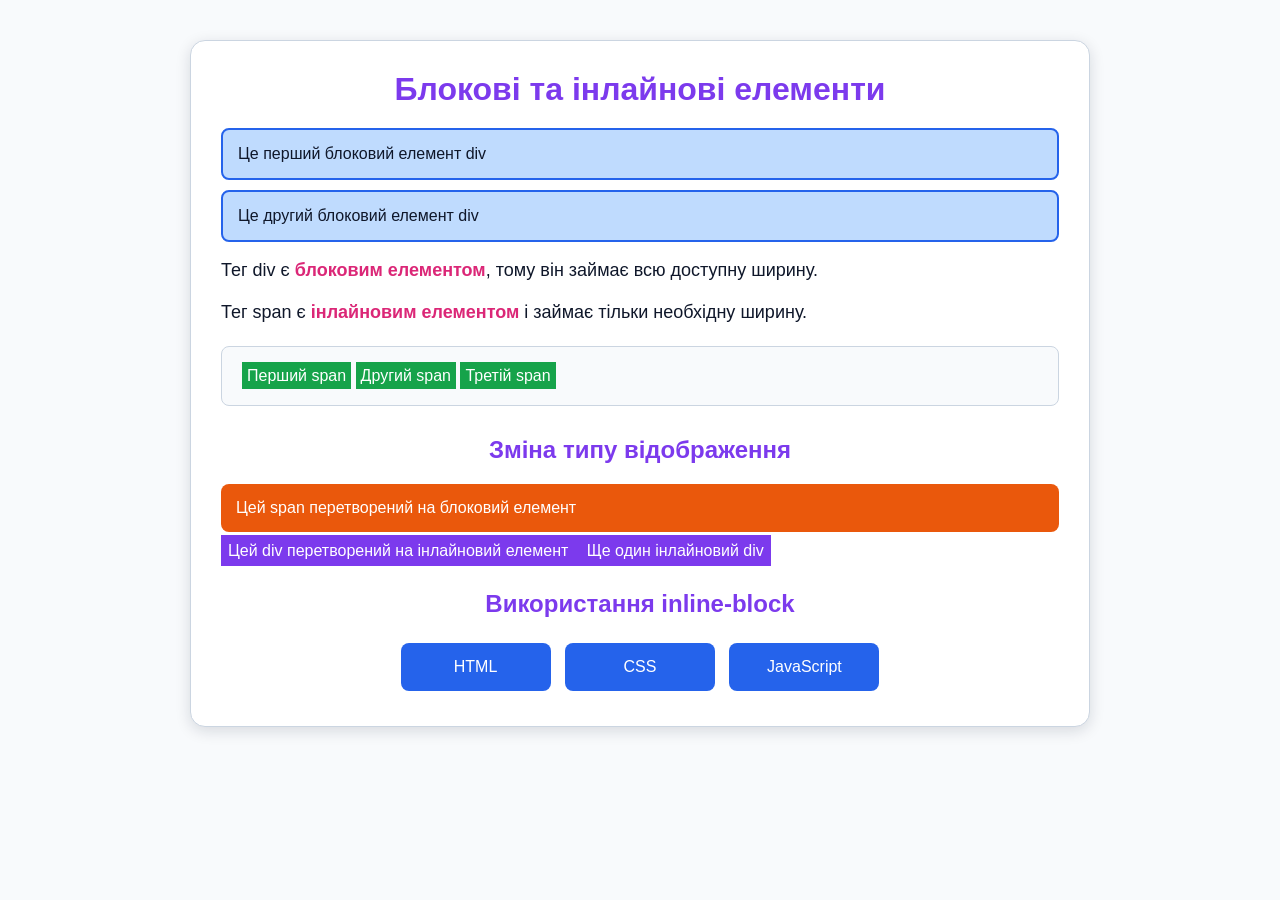
<file: 02-question/index.html>
<!DOCTYPE html>
<html lang="en">
<head>
    <meta charset="UTF-8">
    <title>Блокові та інлайнові елементи</title>
    <link rel="stylesheet" href="style.css">
</head>
<body>
<div class="container">
    <h1>Блокові та інлайнові елементи</h1>

    <div class="block-element">
        Це перший блоковий елемент div
    </div>

    <div class="block-element">
        Це другий блоковий елемент div
    </div>

    <p>
        Тег div є
        <span class="highlight">блоковим елементом</span>,
        тому він займає всю доступну ширину.
    </p>

    <p>
        Тег span є
        <span class="highlight">інлайновим елементом</span>
        і займає тільки необхідну ширину.
    </p>

    <div class="example">
        <span class="inline-element">Перший span</span>
        <span class="inline-element">Другий span</span>
        <span class="inline-element">Третій span</span>
    </div>

    <h2>Зміна типу відображення</h2>

    <span class="span-block">
            Цей span перетворений на блоковий елемент
        </span>

    <div class="div-inline">
        Цей div перетворений на інлайновий елемент
    </div>

    <div class="div-inline">
        Ще один інлайновий div
    </div>

    <h2>Використання inline-block</h2>

    <div class="buttons">
        <span class="inline-block-element">HTML</span>
        <span class="inline-block-element">CSS</span>
        <span class="inline-block-element">JavaScript</span>
    </div>
</div>

</body>
</html>
</file>
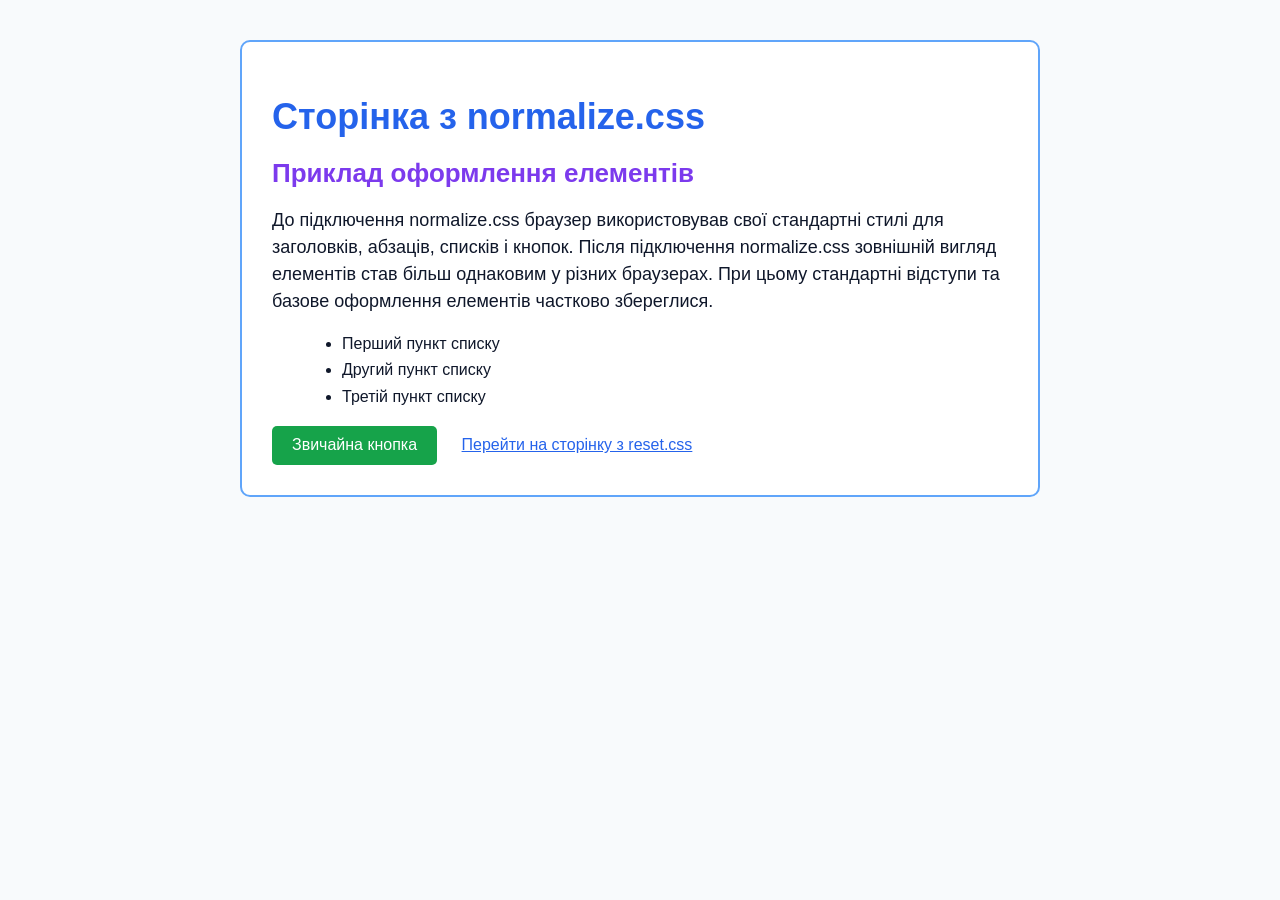
<file: 03-question/index.html>
<!DOCTYPE html>
<html lang="en">
<head>
    <meta charset="UTF-8">
    <title>Normalize CSS</title>
    <link rel="stylesheet" href="styles/normalize.css">
    <link rel="stylesheet" href="styles/style.css">
</head>
<body>
<main class="container">
    <h1>Сторінка з normalize.css</h1>
    <h2>Приклад оформлення елементів</h2>

    <p>
        До підключення normalize.css браузер використовував свої стандартні
        стилі для заголовків, абзаців, списків і кнопок. Після підключення
        normalize.css зовнішній вигляд елементів став більш однаковим у різних
        браузерах. При цьому стандартні відступи та базове оформлення елементів
        частково збереглися.
    </p>

    <ul>
        <li>Перший пункт списку</li>
        <li>Другий пункт списку</li>
        <li>Третій пункт списку</li>
    </ul>

    <button type="button">Звичайна кнопка</button>

    <a href="reset-page.html">Перейти на сторінку з reset.css</a>
</main>

</body>
</html>
</file>
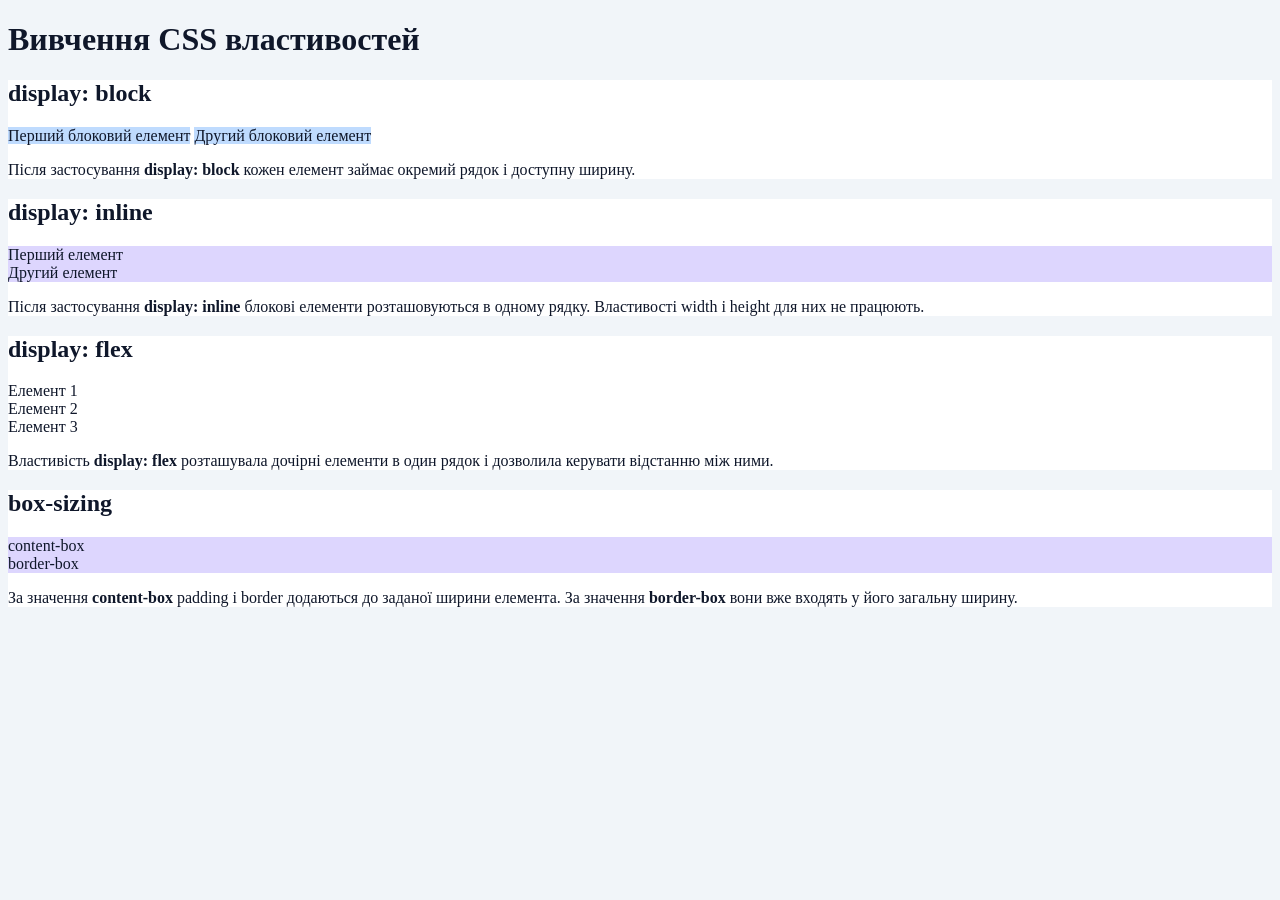
<file: 04-question/index.html>
<!DOCTYPE html>
<html lang="en">
<head>
    <meta charset="UTF-8">
    <title>CSS властивості</title>
    <link rel="stylesheet" href="style.css">
</head>
<body>
<h1>Вивчення CSS властивостей</h1>

<section>
    <h2>display: block</h2>

    <span class="block-element">Перший блоковий елемент</span>
    <span class="block-element">Другий блоковий елемент</span>

    <p>
        Після застосування <strong>display: block</strong> кожен елемент
        займає окремий рядок і доступну ширину.
    </p>
</section>

<section>
    <h2>display: inline</h2>

    <div class="inline-element">Перший елемент</div>
    <div class="inline-element">Другий елемент</div>

    <p>
        Після застосування <strong>display: inline</strong> блокові елементи
        розташовуються в одному рядку. Властивості width і height для них
        не працюють.
    </p>
</section>

<section>
    <h2>display: flex</h2>

    <div class="flex-container">
        <div class="flex-item">Елемент 1</div>
        <div class="flex-item">Елемент 2</div>
        <div class="flex-item">Елемент 3</div>
    </div>

    <p>
        Властивість <strong>display: flex</strong> розташувала дочірні
        елементи в один рядок і дозволила керувати відстанню між ними.
    </p>
</section>

<section>
    <h2>box-sizing</h2>

    <div class="content-box">content-box</div>
    <div class="border-box">border-box</div>

    <p>
        За значення <strong>content-box</strong> padding і border додаються
        до заданої ширини елемента. За значення
        <strong>border-box</strong> вони вже входять у його загальну ширину.
    </p>
</section>

</body>
</html>
</file>
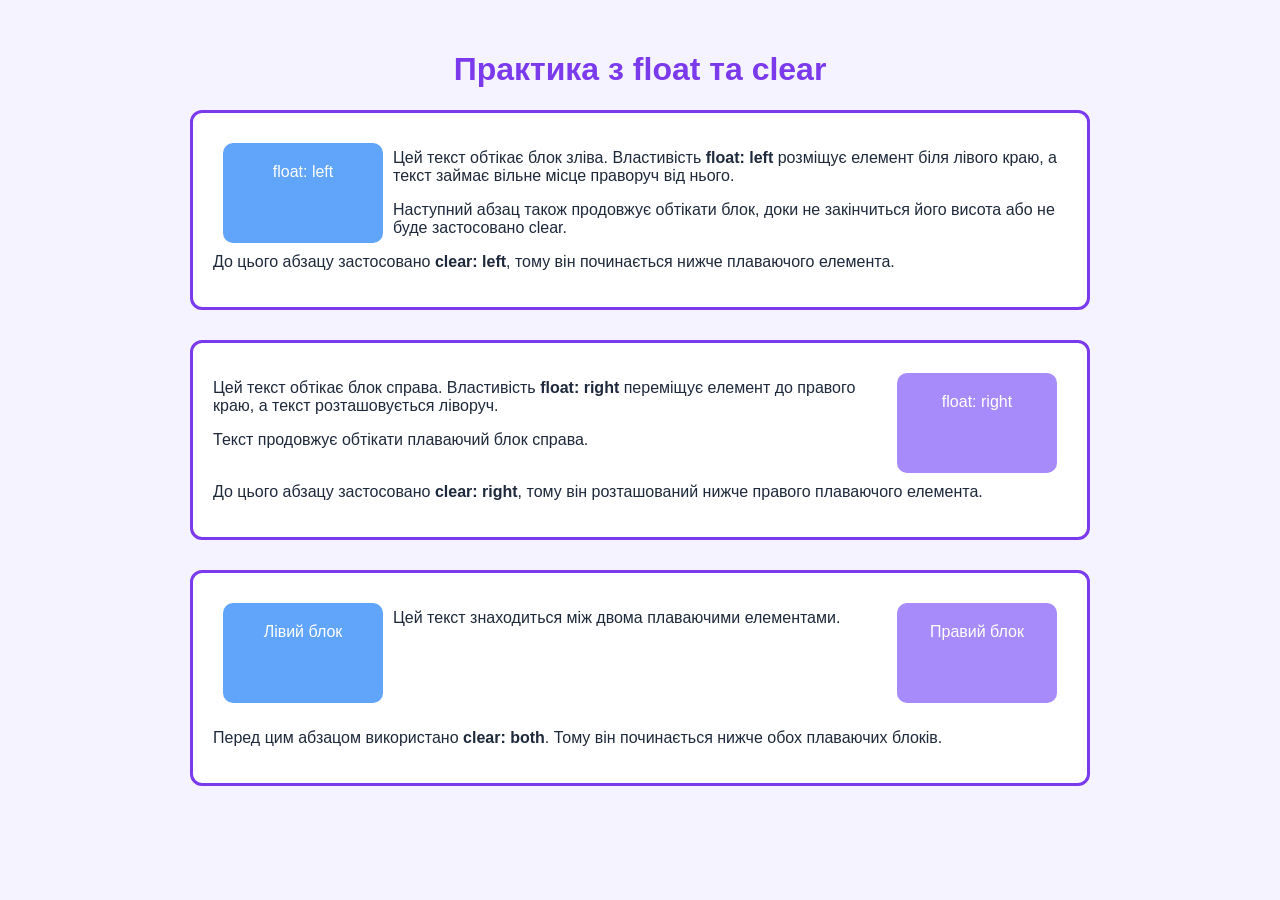
<file: 05-question/index.html>
<!DOCTYPE html>
<html lang="en">
<head>
    <meta charset="UTF-8">
    <title>Практика з float та clear</title>
    <link rel="stylesheet" href="style.css">
</head>
<body>
<main class="container">
    <h1>Практика з float та clear</h1>

    <section class="example">
        <div class="box box-left">float: left</div>

        <p>
            Цей текст обтікає блок зліва. Властивість
            <strong>float: left</strong> розміщує елемент біля лівого
            краю, а текст займає вільне місце праворуч від нього.
        </p>

        <p>
            Наступний абзац також продовжує обтікати блок, доки не
            закінчиться його висота або не буде застосовано clear.
        </p>

        <p class="clear-left">
            До цього абзацу застосовано <strong>clear: left</strong>,
            тому він починається нижче плаваючого елемента.
        </p>
    </section>

    <section class="example">
        <div class="box box-right">float: right</div>

        <p>
            Цей текст обтікає блок справа. Властивість
            <strong>float: right</strong> переміщує елемент до правого
            краю, а текст розташовується ліворуч.
        </p>

        <p>
            Текст продовжує обтікати плаваючий блок справа.
        </p>

        <p class="clear-right">
            До цього абзацу застосовано <strong>clear: right</strong>,
            тому він розташований нижче правого плаваючого елемента.
        </p>
    </section>

    <section class="example">
        <div class="box box-left">Лівий блок</div>
        <div class="box box-right">Правий блок</div>

        <p>
            Цей текст знаходиться між двома плаваючими елементами.
        </p>

        <div class="clear-both"></div>

        <p>
            Перед цим абзацом використано <strong>clear: both</strong>.
            Тому він починається нижче обох плаваючих блоків.
        </p>
    </section>
</main>

</body>
</html>
</file>
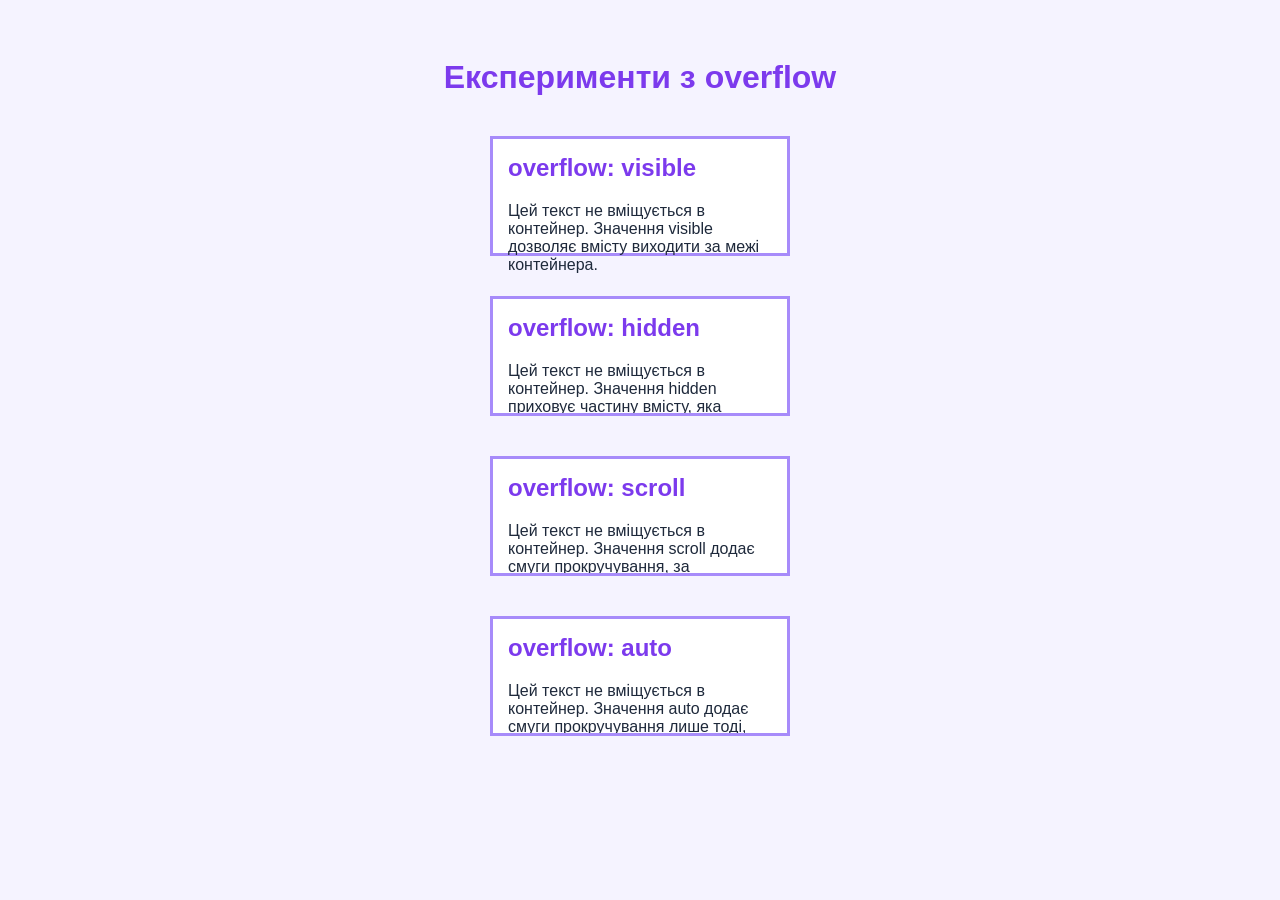
<file: 06-question/index.html>
<!DOCTYPE html>
<html lang="en">
<head>
    <meta charset="UTF-8">
    <title>Експерименти з overflow</title>
    <link rel="stylesheet" href="style.css">
</head>
<body>
<h1>Експерименти з overflow</h1>

<div class="container visible">
    <h2>overflow: visible</h2>
    <p>
        Цей текст не вміщується в контейнер. Значення visible
        дозволяє вмісту виходити за межі контейнера.
    </p>
</div>

<div class="container hidden">
    <h2>overflow: hidden</h2>
    <p>
        Цей текст не вміщується в контейнер. Значення hidden
        приховує частину вмісту, яка виходить за межі контейнера.
    </p>
</div>

<div class="container scroll">
    <h2>overflow: scroll</h2>
    <p>
        Цей текст не вміщується в контейнер. Значення scroll
        додає смуги прокручування, за допомогою яких можна
        переглянути весь вміст контейнера.
    </p>
</div>

<div class="container auto">
    <h2>overflow: auto</h2>
    <p>
        Цей текст не вміщується в контейнер. Значення auto
        додає смуги прокручування лише тоді, коли вони потрібні.
    </p>
</div>


</body>
</html>
</file>
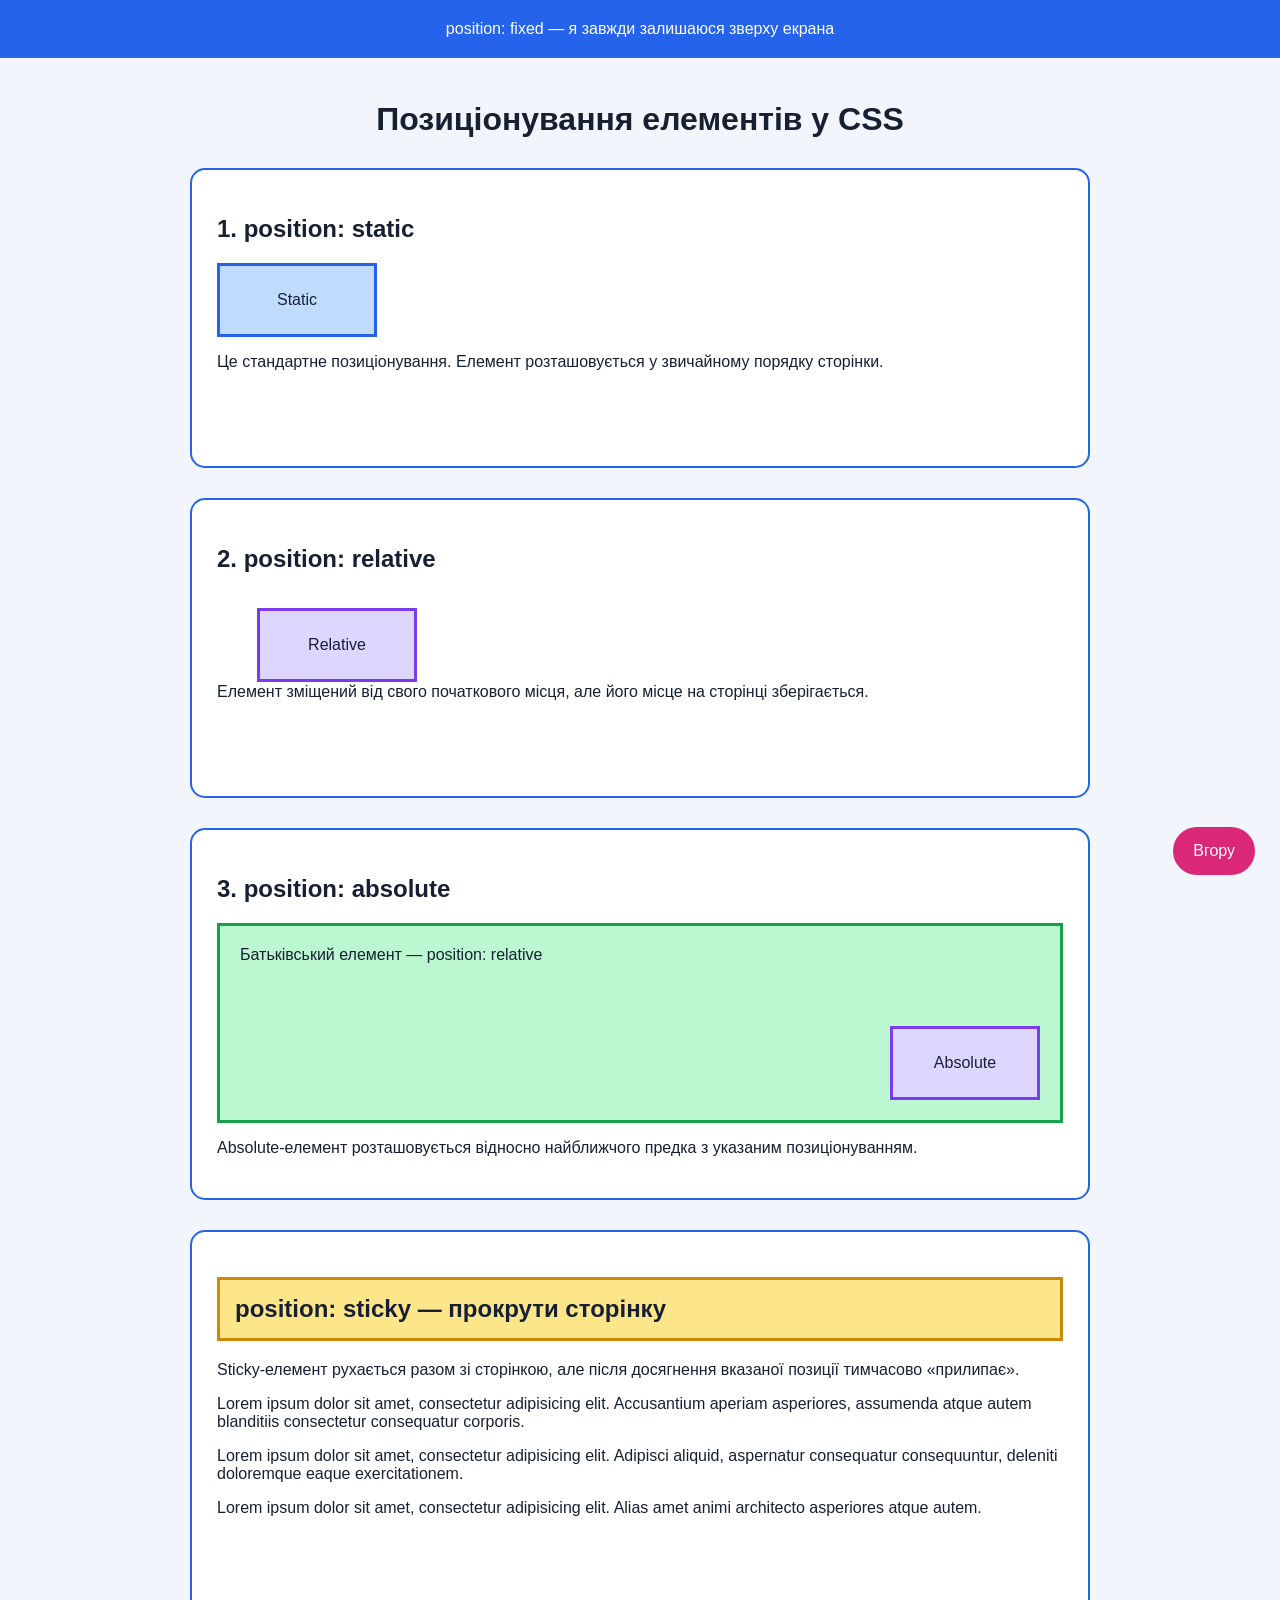
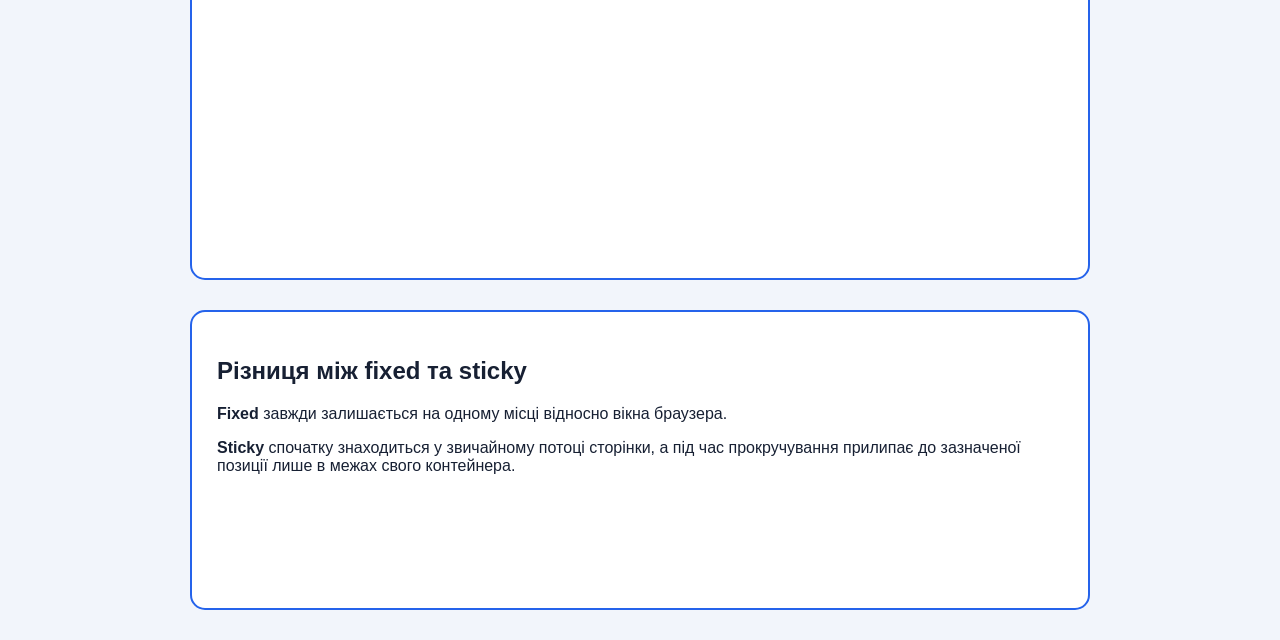
<file: 07-question/index.html>
<!DOCTYPE html>
<html lang="en">
<head>
    <meta charset="UTF-8">
    <title>Позиціонування елементів</title>
    <link rel="stylesheet" href="style.css">
</head>
<body>
<header class="fixed-header">
    position: fixed — я завжди залишаюся зверху екрана
</header>

<main class="container">

    <h1>Позиціонування елементів у CSS</h1>

    <section class="example">
        <h2>1. position: static</h2>

        <div class="static-box">
            Static
        </div>

        <p>
            Це стандартне позиціонування. Елемент розташовується
            у звичайному порядку сторінки.
        </p>
    </section>

    <section class="example">
        <h2>2. position: relative</h2>

        <div class="relative-box">
            Relative
        </div>

        <p>
            Елемент зміщений від свого початкового місця,
            але його місце на сторінці зберігається.
        </p>
    </section>

    <section class="example">
        <h2>3. position: absolute</h2>

        <div class="parent-box">
            Батьківський елемент — position: relative

            <div class="absolute-box">
                Absolute
            </div>
        </div>

        <p>
            Absolute-елемент розташовується відносно найближчого
            предка з указаним позиціонуванням.
        </p>
    </section>

    <section class="sticky-section">
        <h2 class="sticky-title">
            position: sticky — прокрути сторінку
        </h2>

        <p>
            Sticky-елемент рухається разом зі сторінкою, але після
            досягнення вказаної позиції тимчасово «прилипає».
        </p>

        <p>
            Lorem ipsum dolor sit amet, consectetur adipisicing elit.
            Accusantium aperiam asperiores, assumenda atque autem
            blanditiis consectetur consequatur corporis.
        </p>

        <p>
            Lorem ipsum dolor sit amet, consectetur adipisicing elit.
            Adipisci aliquid, aspernatur consequatur consequuntur,
            deleniti doloremque eaque exercitationem.
        </p>

        <p>
            Lorem ipsum dolor sit amet, consectetur adipisicing elit.
            Alias amet animi architecto asperiores atque autem.
        </p>
    </section>

    <section class="comparison">
        <h2>Різниця між fixed та sticky</h2>

        <p>
            <strong>Fixed</strong> завжди залишається на одному місці
            відносно вікна браузера.
        </p>

        <p>
            <strong>Sticky</strong> спочатку знаходиться у звичайному
            потоці сторінки, а під час прокручування прилипає до
            зазначеної позиції лише в межах свого контейнера.
        </p>
    </section>

</main>

<a class="fixed-button" href="#">
    Вгору
</a>

</body>
</html>
</file>
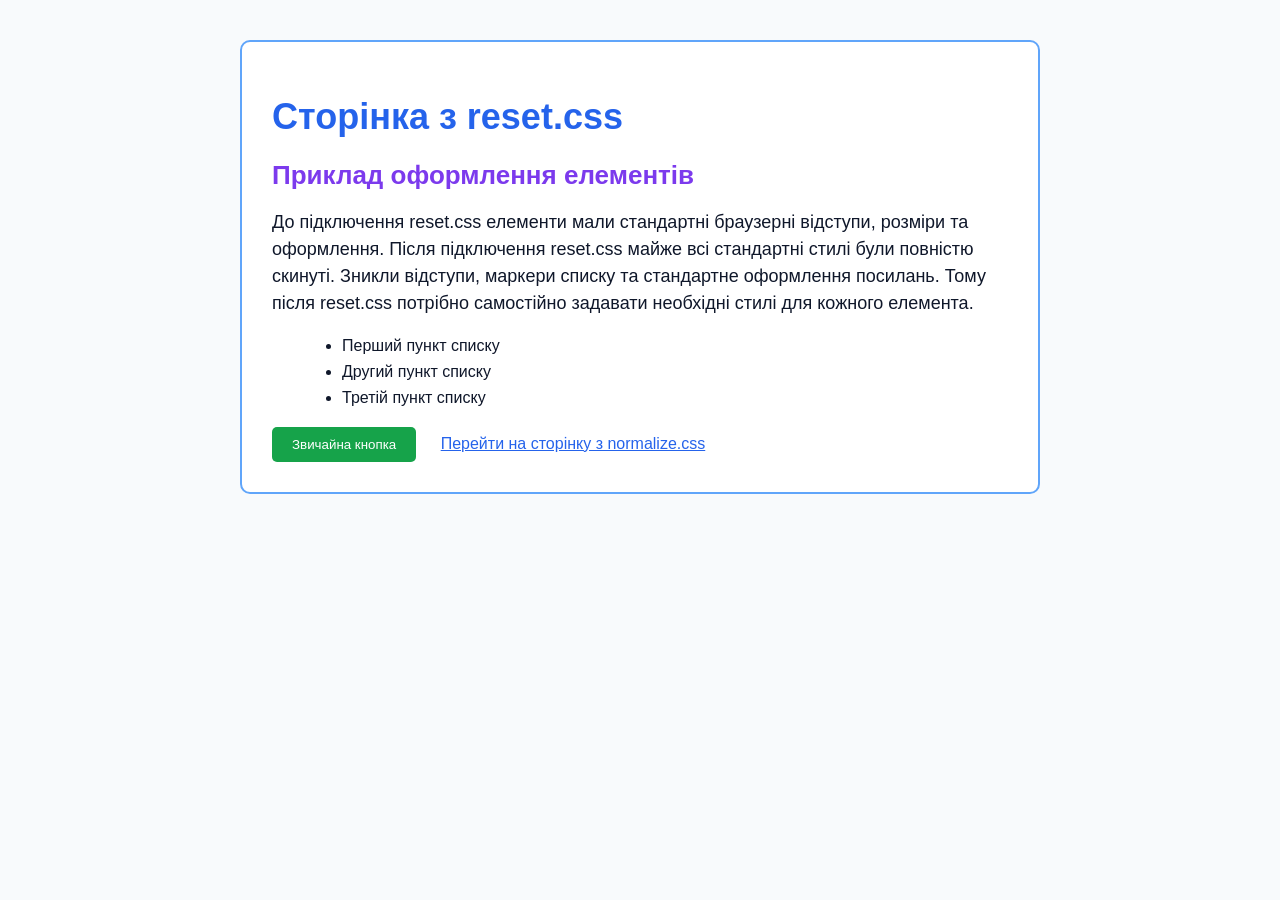
<file: 03-question/reset-page.html>
<!DOCTYPE html>
<html lang="en">
<head>
    <meta charset="UTF-8">
    <title>Reset CSS</title>
<!--    <link rel="stylesheet" href="styles/reset.css">-->
    <link rel="stylesheet" href="styles/style.css">
</head>
<body>
<main class="container">
    <h1>Сторінка з reset.css</h1>

    <h2>Приклад оформлення елементів</h2>

    <p>
        До підключення reset.css елементи мали стандартні браузерні відступи,
        розміри та оформлення. Після підключення reset.css майже всі стандартні
        стилі були повністю скинуті. Зникли відступи, маркери списку та стандартне
        оформлення посилань. Тому після reset.css потрібно самостійно задавати
        необхідні стилі для кожного елемента.
    </p>

    <ul>
        <li>Перший пункт списку</li>
        <li>Другий пункт списку</li>
        <li>Третій пункт списку</li>
    </ul>

    <button type="button">Звичайна кнопка</button>

    <a href="index.html">Перейти на сторінку з normalize.css</a>
</main>

</body>
</html>
</file>
<file: 02-question/style.css>
:root {
    /* Base */
    --white: #ffffff;
    --black: #0f172a;

    /* Gray */
    --gray-100: #f8fafc;
    --gray-300: #cbd5e1;
    --gray-500: #64748b;

    /* Blue */
    --blue-200: #bfdbfe;
    --blue-400: #60a5fa;
    --blue-500: #2563eb;

    /* Purple */
    --purple-200: #ddd6fe;
    --purple-400: #a78bfa;
    --purple-500: #7c3aed;

    /* Green */
    --green-200: #bbf7d0;
    --green-400: #4ade80;
    --green-500: #16a34a;

    /* Yellow */
    --yellow-200: #fde68a;
    --yellow-400: #facc15;
    --yellow-500: #ca8a04;

    /* Pink */
    --pink-200: #fbcfe8;
    --pink-400: #f472b6;
    --pink-500: #db2777;

    /* Cyan */
    --cyan-200: #a5f3fc;
    --cyan-400: #22d3ee;
    --cyan-500: #0891b2;

    /* Orange */
    --orange-200: #fed7aa;
    --orange-400: #fb923c;
    --orange-500: #ea580c;

    /* Semantic aliases for this lesson */
    --color-page: var(--gray-100);
    --color-surface: var(--white);
    --color-text: var(--black);
    --color-muted: var(--gray-500);
    --color-primary: var(--blue-500);
    --color-primary-light: var(--blue-200);
    --color-secondary: var(--green-500);
    --color-secondary-light: var(--green-200);
    --color-accent: var(--orange-500);
    --color-accent-light: var(--orange-200);
    --color-purple: var(--purple-500);
    --color-purple-light: var(--purple-200);
    --color-green: var(--green-500);
    --color-success: var(--green-500);
    --color-rose: var(--pink-500);
    --color-yellow: var(--yellow-500);
    --color-border: var(--gray-300);
    --color-shadow: rgb(15 23 42 / 14%);
}


* {
    margin: 0;
    padding: 0;
    box-sizing: border-box;
}

body {
    font-family: Arial, sans-serif;
    color: var(--color-text);
    background-color: var(--color-page);
}

.container {
    width: 80%;
    max-width: 900px;
    margin: 40px auto;
    padding: 30px;
    background-color: var(--color-surface);
    border: 1px solid var(--color-border);
    border-radius: 15px;
    box-shadow: 0 4px 15px var(--color-shadow);
}

h1,
h2 {
    margin-bottom: 20px;
    color: var(--color-purple);
    text-align: center;
}

h2 {
    margin-top: 30px;
}

p {
    margin: 15px 0;
    color: var(--color-text);
    font-size: 18px;
    line-height: 1.5;
}



.block-element {
    margin: 10px 0;
    padding: 15px;
    background-color: var(--color-primary-light);
    border: 2px solid var(--color-primary);
    border-radius: 8px;
}



.highlight {
    color: var(--color-rose);
    font-weight: bold;
}

.example {
    margin-top: 20px;
    padding: 20px;
    background-color: var(--gray-100);
    border: 1px solid var(--color-border);
    border-radius: 8px;
}

.inline-element {
    padding: 5px;
    color: var(--white);
    background-color: var(--color-secondary);
}



.span-block {
    display: block;
    margin: 10px 0;
    padding: 15px;
    color: var(--white);
    background-color: var(--color-accent);
    border-radius: 8px;
}



.div-inline {
    display: inline;
    padding: 7px;
    color: var(--white);
    background-color: var(--color-purple);
}



.buttons {
    text-align: center;
}

.inline-block-element {
    display: inline-block;
    width: 150px;
    margin: 5px;
    padding: 15px;
    color: var(--white);
    text-align: center;
    background-color: var(--color-primary);
    border-radius: 8px;
}
</file>
<file: 03-question/styles/style.css>
* {
    box-sizing: border-box;
}

body {
    font-family: Arial, sans-serif;
    color: #0f172a;
    background-color: #f8fafc;
}

.container {
    width: 90%;
    max-width: 800px;
    margin: 40px auto;
    padding: 30px;
    background-color: #ffffff;
    border: 2px solid #60a5fa;
    border-radius: 10px;
}

h1 {
    margin-bottom: 20px;
    color: #2563eb;
    font-size: 36px;
}

h2 {
    margin-bottom: 15px;
    color: #7c3aed;
    font-size: 26px;
}

p {
    margin-bottom: 20px;
    font-size: 18px;
    line-height: 1.5;
}

ul {
    margin: 0 0 20px 30px;
    list-style: disc;
}

li {
    margin-bottom: 8px;
}

button {
    margin-right: 20px;
    padding: 10px 20px;
    color: #ffffff;
    background-color: #16a34a;
    border: none;
    border-radius: 5px;
    cursor: pointer;
}

a {
    color: #2563eb;
    text-decoration: underline;
}
</file>
<file: 04-question/style.css>
:root {
    --white: #ffffff;
    --black: #0f172a;

    --gray-100: #f1f5f9;

    --blue-200: #bfdbfe;
    --blue-400: #60a5fa;

    --purple-200: #ddd6fe;
    --purple-500: #7c3aed;

    --green-200: #bbf7d0;
    --green-500: #16a34a;
}
body {
    background-color: var(--gray-100);
    color: var(--black);
}

section {
    border-color: var(--blue-400);
    background-color: var(--white);
}

.block-element {
    background-color: var(--blue-200);
}

.inline-element {
    background-color: var(--purple-200);
}

.flex-container {
    background-color: var(--green-200);
}

.flex-item {
    border-color: var(--green-500);
    background-color: var(--white);
}

.content-box,
.border-box {
    border-color: var(--purple-500);
    background-color: var(--purple-200);
}
</file>
<file: 05-question/style.css>
:root {
    --background-color: #f5f3ff;
    --section-color: #ffffff;
    --left-box-color: #60a5fa;
    --right-box-color: #a78bfa;
    --border-color: #7c3aed;
    --text-color: #1e293b;
}

* {
    box-sizing: border-box;
}

body {
    margin: 0;
    padding: 30px;
    font-family: Arial, sans-serif;
    color: var(--text-color);
    background-color: var(--background-color);
}

.container {
    max-width: 900px;
    margin: 0 auto;
}

h1 {
    text-align: center;
    color: var(--border-color);
}

.example {
    margin-bottom: 30px;
    padding: 20px;
    border: 3px solid var(--border-color);
    border-radius: 12px;
    background-color: var(--section-color);
}

.box {
    width: 160px;
    height: 100px;
    margin: 10px;
    padding: 20px;
    color: white;
    text-align: center;
    border-radius: 10px;
}

.box-left {
    float: left;
    background-color: var(--left-box-color);
}

.box-right {
    float: right;
    background-color: var(--right-box-color);
}

.clear-left {
    clear: left;
}

.clear-right {
    clear: right;
}

.clear-both {
    clear: both;
}


.example::after {
    content: "";
    display: block;
    clear: both;
}
</file>
<file: 06-question/style.css>
:root {
    --page-background: #f5f3ff;
    --container-background: #ffffff;
    --text-color: #1e293b;
    --title-color: #7c3aed;
    --border-color: #a78bfa;
}

* {
    box-sizing: border-box;
}

body {
    font-family: Arial, sans-serif;
    color: var(--text-color);
    background-color: var(--page-background);
    padding: 30px;
}

h1 {
    color: var(--title-color);
    text-align: center;
}

.container {
    width: 300px;
    height: 120px;
    margin: 40px auto;
    padding: 15px;
    background-color: var(--container-background);
    border: 3px solid var(--border-color);
}

.container h2 {
    margin-top: 0;
    color: var(--title-color);
}

.visible {
    overflow: visible;
}

.hidden {
    overflow: hidden;
}

.scroll {
    overflow: scroll;
}

.auto {
    overflow: auto;
}
</file>
<file: 07-question/style.css>
:root {
    --white: #ffffff;
    --dark: #172033;
    --background: #f2f5fb;

    --blue: #2563eb;
    --blue-light: #bfdbfe;

    --purple: #7c3aed;
    --purple-light: #ddd6fe;

    --green: #16a34a;
    --green-light: #bbf7d0;

    --yellow: #ca8a04;
    --yellow-light: #fde68a;

    --pink: #db2777;
}

* {
    box-sizing: border-box;
}

html {
    scroll-behavior: smooth;
}

body {
    margin: 0;
    padding-top: 80px;
    color: var(--dark);
    background-color: var(--background);
    font-family: Arial, sans-serif;
}

.container {
    width: 90%;
    max-width: 900px;
    margin: 0 auto;
}

h1 {
    text-align: center;
}

.example,
.sticky-section,
.comparison {
    min-height: 300px;
    margin: 30px 0;
    padding: 25px;
    border: 2px solid var(--blue);
    border-radius: 15px;
    background-color: var(--white);
}



.static-box {
    position: static;
    width: 160px;
    padding: 25px;
    border: 3px solid var(--blue);
    background-color: var(--blue-light);
    text-align: center;
}



.relative-box {
    position: relative;
    top: 15px;
    left: 40px;

    width: 160px;
    padding: 25px;
    border: 3px solid var(--purple);
    background-color: var(--purple-light);
    text-align: center;
}



.parent-box {
    position: relative;
    height: 200px;
    padding: 20px;
    border: 3px solid var(--green);
    background-color: var(--green-light);
}



.absolute-box {
    position: absolute;
    right: 20px;
    bottom: 20px;

    width: 150px;
    padding: 25px;
    border: 3px solid var(--purple);
    background-color: var(--purple-light);
    text-align: center;
}



.fixed-header {
    position: fixed;
    top: 0;
    left: 0;
    z-index: 1000;

    width: 100%;
    padding: 20px;
    color: var(--white);
    background-color: var(--blue);
    text-align: center;
}



.sticky-section {
    min-height: 650px;
}

.sticky-title {
    position: sticky;
    top: 65px;
    z-index: 10;

    padding: 15px;
    border: 3px solid var(--yellow);
    background-color: var(--yellow-light);
}



.fixed-button {
    position: fixed;
    right: 25px;
    bottom: 25px;

    padding: 15px 20px;
    border-radius: 30px;
    color: var(--white);
    background-color: var(--pink);
    text-decoration: none;
}
</file>
